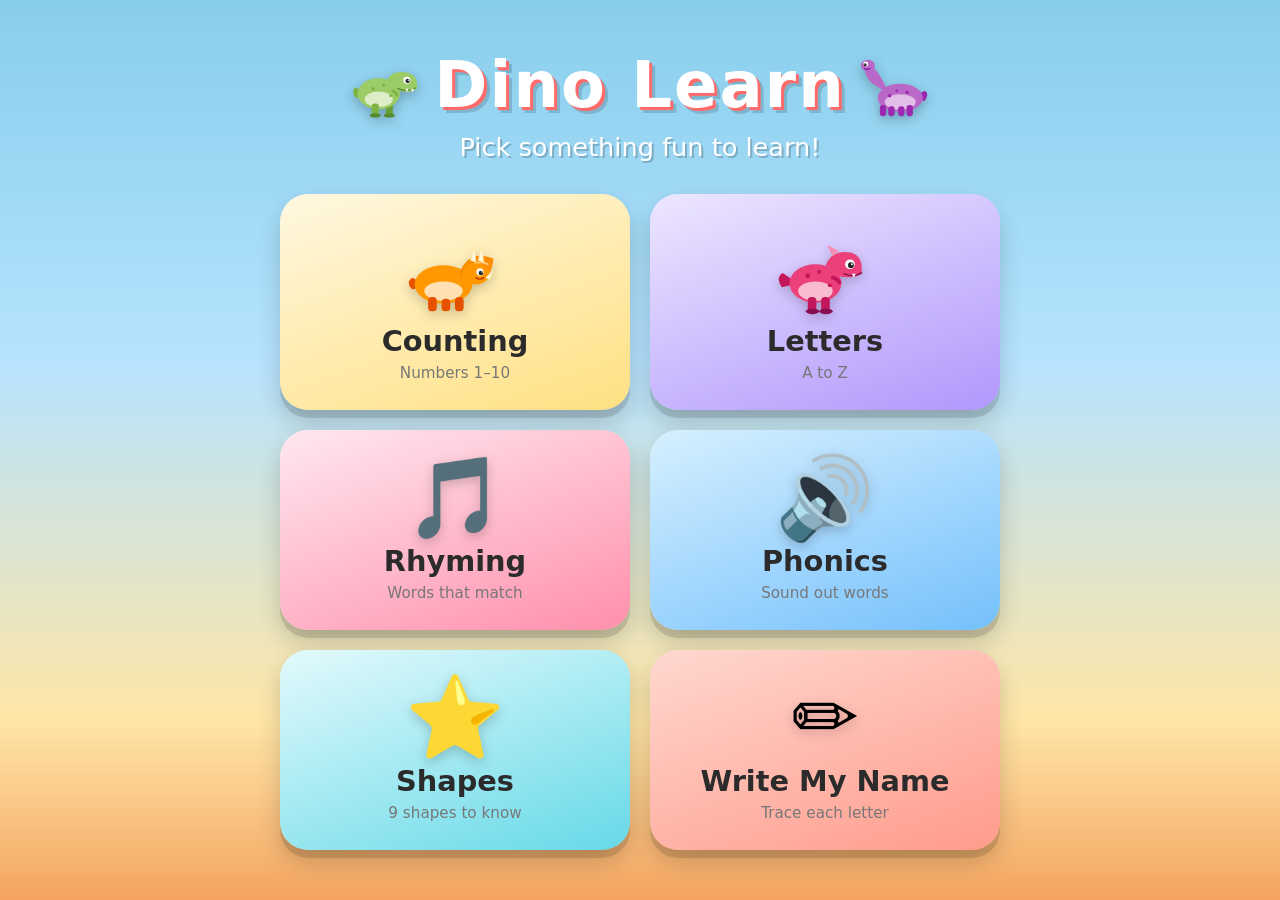
<file: index.html>
<!DOCTYPE html>
<html lang="en">
<head>
  <meta charset="UTF-8" />
  <meta name="viewport" content="width=device-width, initial-scale=1.0, user-scalable=no" />
  <title>Dino Learn — Fun Learning for Little Explorers</title>
  <link rel="stylesheet" href="styles.css" />
</head>
<body>
  <!-- ============ LANDING SCREEN ============ -->
  <section id="landing" class="screen active">
    <div class="floating-bg" aria-hidden="true">
      <span class="float-emoji" style="--d:0s; --x:10%;">🦕</span>
      <span class="float-emoji" style="--d:2s; --x:80%;">🦖</span>
      <span class="float-emoji" style="--d:4s; --x:30%;">🌋</span>
      <span class="float-emoji" style="--d:6s; --x:65%;">🥚</span>
      <span class="float-emoji" style="--d:8s; --x:50%;">🌴</span>
    </div>

    <header class="landing-header">
      <h1 class="title">
        <span class="title-dino" data-dino="trex"></span>
        Dino Learn
        <span class="title-dino flip" data-dino="bronto"></span>
      </h1>
      <p class="subtitle">Pick something fun to learn!</p>
    </header>

    <div class="tile-grid">
      <button class="tile tile-counting" data-app="counting">
        <div class="tile-emoji tile-svg" data-dino="trike"></div>
        <div class="tile-label">Counting</div>
        <div class="tile-sub">Numbers 1–10</div>
      </button>

      <button class="tile tile-letters" data-app="letters">
        <div class="tile-emoji tile-svg" data-dino="raptor"></div>
        <div class="tile-label">Letters</div>
        <div class="tile-sub">A to Z</div>
      </button>

      <button class="tile tile-rhyming" data-app="rhyming">
        <div class="tile-emoji">🎵</div>
        <div class="tile-label">Rhyming</div>
        <div class="tile-sub">Words that match</div>
      </button>

      <button class="tile tile-phonics" data-app="phonics">
        <div class="tile-emoji">🔊</div>
        <div class="tile-label">Phonics</div>
        <div class="tile-sub">Sound out words</div>
      </button>

      <button class="tile tile-shapes" data-app="shapes">
        <div class="tile-emoji">⭐</div>
        <div class="tile-label">Shapes</div>
        <div class="tile-sub">9 shapes to know</div>
      </button>

      <button class="tile tile-name" data-app="name">
        <div class="tile-emoji">✏️</div>
        <div class="tile-label">Write My Name</div>
        <div class="tile-sub">Trace each letter</div>
      </button>
    </div>
  </section>

  <!-- ============ COUNTING: MODE PICKER ============ -->
  <section id="counting-menu" class="screen">
    <button class="back-btn" data-back="landing">← Back</button>
    <header class="landing-header">
      <h1 class="title">
        <span class="title-dino" data-dino="stego"></span>
        Counting Time!
      </h1>
      <p class="subtitle">How do you want to play?</p>
    </header>

    <div class="case-toggle toggle-numbers" role="tablist" aria-label="Number range">
      <button class="case-btn active" data-range="1-10">1–10</button>
      <button class="case-btn" data-range="11-20">11–20</button>
    </div>

    <div class="tile-grid three-up">
      <button class="tile tile-learn" data-mode="learn">
        <div class="tile-emoji">📚</div>
        <div class="tile-label">Learn</div>
        <div class="tile-sub">See & hear</div>
      </button>

      <button class="tile tile-test" data-mode="test">
        <div class="tile-emoji">👂</div>
        <div class="tile-label">Listen Test</div>
        <div class="tile-sub">Hear it, pick it</div>
      </button>

      <button class="tile tile-look" data-mode="look">
        <div class="tile-emoji">👀</div>
        <div class="tile-label">Look Test</div>
        <div class="tile-sub">See it, say it</div>
      </button>
    </div>
  </section>

  <!-- ============ LEARN MODE ============ -->
  <section id="learn-mode" class="screen">
    <button class="back-btn" data-back="counting-menu">← Back</button>

    <div class="flashcard-area">
      <div id="learn-card" class="flashcard">
        <div class="big-number" id="learn-number">1</div>
        <div class="dino-row" id="learn-dinos"></div>
        <div class="card-word" id="learn-word">One</div>
      </div>

      <div class="learn-controls">
        <button class="ctrl-btn ctrl-prev" id="learn-prev" aria-label="Previous">◀</button>
        <button class="ctrl-btn ctrl-say" id="learn-say" aria-label="Say again">🔊 Say it!</button>
        <button class="ctrl-btn ctrl-next" id="learn-next" aria-label="Next">▶</button>
      </div>
    </div>
  </section>

  <!-- ============ TEST MODE ============ -->
  <section id="test-mode" class="screen">
    <button class="back-btn" data-back="counting-menu">← Back</button>

    <div class="test-area">
      <div class="test-prompt">
        <div class="test-instruction">Tap the number you hear!</div>
        <button class="ctrl-btn ctrl-say big-say" id="test-say">🔊 Say it again</button>
      </div>

      <div id="test-choices" class="choice-grid"></div>

      <div class="score-row">
        <div class="score-pill">⭐ <span id="score-correct">0</span></div>
        <div class="score-pill alt">🦴 <span id="score-tries">0</span></div>
      </div>
    </div>

  </section>

  <!-- ============ LOOK TEST (see numeral, say it) ============ -->
  <section id="look-mode" class="screen">
    <button class="back-btn" data-back="counting-menu">← Back</button>

    <div class="flashcard-area">
      <div class="look-instruction" id="look-instruction">What number is this?</div>

      <div id="look-card" class="flashcard look-card">
        <div class="big-number" id="look-number"></div>
        <div class="dino-row" id="look-dinos"></div>
        <div class="card-word" id="look-word"></div>
      </div>

      <div class="look-buttons">
        <button class="ctrl-btn ctrl-knew" id="look-knew">✓ Knew it!</button>
        <button class="ctrl-btn ctrl-help" id="look-help">🤔 Help me</button>
      </div>

      <div class="score-row">
        <div class="score-pill">⭐ <span id="look-score-correct">0</span></div>
        <div class="score-pill alt">🦴 <span id="look-score-tries">0</span></div>
      </div>
    </div>
  </section>

  <!-- ============ LETTERS: MODE PICKER ============ -->
  <section id="letters-menu" class="screen">
    <button class="back-btn" data-back="landing">← Back</button>
    <header class="landing-header">
      <h1 class="title">
        <span class="title-dino" data-dino="raptor"></span>
        ABCs!
      </h1>
      <p class="subtitle">How do you want to play?</p>
    </header>

    <div class="case-toggle toggle-letters" role="tablist" aria-label="Letter case">
      <button class="case-btn active" data-case="upper">ABC</button>
      <button class="case-btn" data-case="lower">abc</button>
    </div>

    <div class="tile-grid two-up">
      <button class="tile tile-learn" data-letters-mode="learn">
        <div class="tile-emoji">📚</div>
        <div class="tile-label">Learn</div>
        <div class="tile-sub">See & hear letters</div>
      </button>

      <button class="tile tile-test" data-letters-mode="test">
        <div class="tile-emoji">🎯</div>
        <div class="tile-label">Test</div>
        <div class="tile-sub">Listen & choose</div>
      </button>
    </div>
  </section>

  <!-- ============ LETTERS LEARN MODE ============ -->
  <section id="letters-learn" class="screen">
    <button class="back-btn" data-back="letters-menu">← Back</button>

    <div class="flashcard-area">
      <div id="letters-card" class="flashcard">
        <div class="big-number" id="letters-letter"></div>
        <div class="letter-img" id="letters-img">🍎</div>
        <div class="card-word" id="letters-word">A is for Apple</div>
      </div>

      <div class="learn-controls">
        <button class="ctrl-btn ctrl-prev" id="letters-prev" aria-label="Previous">◀</button>
        <button class="ctrl-btn ctrl-say" id="letters-say" aria-label="Say again">🔊 Say it!</button>
        <button class="ctrl-btn ctrl-next" id="letters-next" aria-label="Next">▶</button>
      </div>
    </div>
  </section>

  <!-- ============ LETTERS TEST MODE ============ -->
  <section id="letters-test" class="screen">
    <button class="back-btn" data-back="letters-menu">← Back</button>

    <div class="test-area">
      <div class="test-prompt">
        <div class="test-instruction">Tap the letter you hear!</div>
        <button class="ctrl-btn ctrl-say big-say" id="letters-test-say">🔊 Say it again</button>
      </div>

      <div id="letters-test-choices" class="choice-grid"></div>

      <div class="score-row">
        <div class="score-pill">⭐ <span id="letters-score-correct">0</span></div>
        <div class="score-pill alt">🦴 <span id="letters-score-tries">0</span></div>
      </div>
    </div>
  </section>

  <!-- ============ PHONICS: MODE PICKER ============ -->
  <section id="phonics-menu" class="screen">
    <button class="back-btn" data-back="landing">← Back</button>
    <header class="landing-header">
      <h1 class="title">
        <span class="title-dino" data-dino="trike"></span>
        Phonics!
      </h1>
      <p class="subtitle">Sound out words!</p>
    </header>

    <div class="tile-grid two-up">
      <button class="tile tile-learn" data-phonics-mode="learn">
        <div class="tile-emoji">📚</div>
        <div class="tile-label">Learn</div>
        <div class="tile-sub">Sound it out</div>
      </button>

      <button class="tile tile-test" data-phonics-mode="test">
        <div class="tile-emoji">🎯</div>
        <div class="tile-label">Test</div>
        <div class="tile-sub">Listen & choose</div>
      </button>
    </div>
  </section>

  <!-- ============ PHONICS LEARN MODE ============ -->
  <section id="phonics-learn" class="screen">
    <button class="back-btn" data-back="phonics-menu">← Back</button>

    <div class="flashcard-area">
      <div id="phonics-card" class="flashcard">
        <div class="phonics-letters" id="phonics-letters"></div>
        <div class="phonics-emoji" id="phonics-emoji">🐱</div>
        <div class="card-word" id="phonics-word">Cat</div>
      </div>

      <div class="learn-controls">
        <button class="ctrl-btn ctrl-prev" id="phonics-prev" aria-label="Previous">◀</button>
        <button class="ctrl-btn ctrl-say" id="phonics-say" aria-label="Sound it out">🔊 Sound it out!</button>
        <button class="ctrl-btn ctrl-next" id="phonics-next" aria-label="Next">▶</button>
      </div>
    </div>
  </section>

  <!-- ============ PHONICS TEST MODE ============ -->
  <section id="phonics-test" class="screen">
    <button class="back-btn" data-back="phonics-menu">← Back</button>

    <div class="test-area">
      <div class="test-prompt">
        <div class="test-instruction">Tap the word you hear!</div>
        <button class="ctrl-btn ctrl-say big-say" id="phonics-test-say">🔊 Say it again</button>
      </div>

      <div id="phonics-test-choices" class="choice-grid phonics-choice-grid"></div>

      <div class="score-row">
        <div class="score-pill">⭐ <span id="phonics-score-correct">0</span></div>
        <div class="score-pill alt">🦴 <span id="phonics-score-tries">0</span></div>
      </div>
    </div>
  </section>

  <!-- ============ RHYMING: MODE PICKER ============ -->
  <section id="rhyming-menu" class="screen">
    <button class="back-btn" data-back="landing">← Back</button>
    <header class="landing-header">
      <h1 class="title">
        <span class="title-dino" data-dino="bronto"></span>
        Rhyming!
      </h1>
      <p class="subtitle">Words that sound the same</p>
    </header>

    <div class="case-toggle toggle-rhyme" role="tablist" aria-label="Display mode">
      <button class="case-btn active" data-rhyme-mode="show">👁 Show</button>
      <button class="case-btn" data-rhyme-mode="ears">👂 Ears Only</button>
    </div>

    <div class="tile-grid two-up">
      <button class="tile tile-learn" data-rhyming-mode="learn">
        <div class="tile-emoji">📚</div>
        <div class="tile-label">Learn</div>
        <div class="tile-sub">See & hear pairs</div>
      </button>

      <button class="tile tile-test" data-rhyming-mode="test">
        <div class="tile-emoji">🎯</div>
        <div class="tile-label">Test</div>
        <div class="tile-sub">Do they rhyme?</div>
      </button>
    </div>
  </section>

  <!-- ============ RHYMING LEARN MODE ============ -->
  <section id="rhyming-learn" class="screen">
    <button class="back-btn" data-back="rhyming-menu">← Back</button>

    <div class="flashcard-area">
      <div id="rhyming-card" class="flashcard rhyme-card">
        <div class="rhyme-pair">
          <div class="rhyme-word">
            <div class="rhyme-emoji" id="rhyme-emoji-1">🐱</div>
            <div class="rhyme-text" id="rhyme-text-1">cat</div>
          </div>
          <div class="rhyme-vs">&</div>
          <div class="rhyme-word">
            <div class="rhyme-emoji" id="rhyme-emoji-2">🎩</div>
            <div class="rhyme-text" id="rhyme-text-2">hat</div>
          </div>
        </div>
        <div class="rhyme-verdict yes" id="rhyme-verdict">They Rhyme!</div>
      </div>

      <div class="learn-controls">
        <button class="ctrl-btn ctrl-prev" id="rhyming-prev" aria-label="Previous">◀</button>
        <button class="ctrl-btn ctrl-say" id="rhyming-say" aria-label="Say again">🔊 Say it!</button>
        <button class="ctrl-btn ctrl-next" id="rhyming-next" aria-label="Next">▶</button>
      </div>
    </div>
  </section>

  <!-- ============ RHYMING TEST MODE ============ -->
  <section id="rhyming-test" class="screen">
    <button class="back-btn" data-back="rhyming-menu">← Back</button>

    <div class="flashcard-area">
      <div class="test-instruction look-instruction">Do these words rhyme?</div>
      <button class="ctrl-btn ctrl-say big-say" id="rhyming-test-say">🔊 Say it again</button>

      <div id="rhyming-test-card" class="flashcard rhyme-card">
        <div class="rhyme-pair">
          <div class="rhyme-word">
            <div class="rhyme-emoji" id="rhyme-test-emoji-1">🐱</div>
            <div class="rhyme-text" id="rhyme-test-text-1">cat</div>
          </div>
          <div class="rhyme-vs">?</div>
          <div class="rhyme-word">
            <div class="rhyme-emoji" id="rhyme-test-emoji-2">🎩</div>
            <div class="rhyme-text" id="rhyme-test-text-2">hat</div>
          </div>
        </div>
      </div>

      <div class="rhyme-buttons">
        <button class="ctrl-btn rhyme-yes" id="rhyme-yes-btn">✓ Yes, rhyme!</button>
        <button class="ctrl-btn rhyme-no"  id="rhyme-no-btn">✗ Don't rhyme</button>
      </div>

      <div class="score-row">
        <div class="score-pill">⭐ <span id="rhyming-score-correct">0</span></div>
        <div class="score-pill alt">🦴 <span id="rhyming-score-tries">0</span></div>
      </div>
    </div>
  </section>

  <!-- ============ SHAPES: MODE PICKER ============ -->
  <section id="shapes-menu" class="screen">
    <button class="back-btn" data-back="landing">← Back</button>
    <header class="landing-header">
      <h1 class="title">
        <span class="title-dino" data-dino="trex"></span>
        Shapes!
      </h1>
      <p class="subtitle">How do you want to play?</p>
    </header>

    <div class="tile-grid three-up">
      <button class="tile tile-learn" data-shapes-mode="learn">
        <div class="tile-emoji">📚</div>
        <div class="tile-label">Learn</div>
        <div class="tile-sub">See & hear</div>
      </button>

      <button class="tile tile-test" data-shapes-mode="test">
        <div class="tile-emoji">👂</div>
        <div class="tile-label">Listen Test</div>
        <div class="tile-sub">Hear it, pick it</div>
      </button>

      <button class="tile tile-look" data-shapes-mode="look">
        <div class="tile-emoji">👀</div>
        <div class="tile-label">Look Test</div>
        <div class="tile-sub">See it, say it</div>
      </button>
    </div>
  </section>

  <!-- ============ SHAPES LEARN MODE ============ -->
  <section id="shapes-learn" class="screen">
    <button class="back-btn" data-back="shapes-menu">← Back</button>

    <div class="flashcard-area">
      <div id="shapes-card" class="flashcard">
        <div class="shape-display" id="shape-display"></div>
        <div class="card-word" id="shape-name">Circle</div>
      </div>

      <div class="learn-controls">
        <button class="ctrl-btn ctrl-prev" id="shapes-prev" aria-label="Previous">◀</button>
        <button class="ctrl-btn ctrl-say" id="shapes-say" aria-label="Say again">🔊 Say it!</button>
        <button class="ctrl-btn ctrl-next" id="shapes-next" aria-label="Next">▶</button>
      </div>
    </div>
  </section>

  <!-- ============ SHAPES LISTEN TEST ============ -->
  <section id="shapes-test" class="screen">
    <button class="back-btn" data-back="shapes-menu">← Back</button>

    <div class="test-area">
      <div class="test-prompt">
        <div class="test-instruction">Tap the shape you hear!</div>
        <button class="ctrl-btn ctrl-say big-say" id="shapes-test-say">🔊 Say it again</button>
      </div>

      <div id="shapes-test-choices" class="choice-grid"></div>

      <div class="score-row">
        <div class="score-pill">⭐ <span id="shapes-score-correct">0</span></div>
        <div class="score-pill alt">🦴 <span id="shapes-score-tries">0</span></div>
      </div>
    </div>
  </section>

  <!-- ============ SHAPES LOOK TEST (see shape, say it) ============ -->
  <section id="shapes-look" class="screen">
    <button class="back-btn" data-back="shapes-menu">← Back</button>

    <div class="flashcard-area">
      <div class="look-instruction">What shape is this?</div>

      <div id="shapes-look-card" class="flashcard look-card">
        <div class="shape-display" id="shapes-look-display"></div>
        <div class="card-word" id="shapes-look-name">Circle</div>
      </div>

      <div class="look-buttons">
        <button class="ctrl-btn ctrl-knew" id="shapes-look-knew">✓ Knew it!</button>
        <button class="ctrl-btn ctrl-help" id="shapes-look-help">🤔 Help me</button>
      </div>

      <div class="score-row">
        <div class="score-pill">⭐ <span id="shapes-look-correct">0</span></div>
        <div class="score-pill alt">🦴 <span id="shapes-look-tries">0</span></div>
      </div>
    </div>
  </section>

  <!-- ============ NAME TRACING: MENU ============ -->
  <section id="tracing-menu" class="screen">
    <button class="back-btn" data-back="landing">← Back</button>
    <header class="landing-header">
      <h1 class="title">
        <span class="title-dino" data-dino="trike"></span>
        My Name
      </h1>
      <p class="subtitle">Trace each letter with your finger!</p>
    </header>

    <div class="name-setup">
      <label for="kid-name-input" class="name-label">Whose name?</label>
      <input type="text" id="kid-name-input" class="name-input"
             maxlength="12" autocomplete="off" spellcheck="false"
             placeholder="Type a name" />
      <button class="tile tile-test" id="start-tracing-btn">
        <div class="tile-emoji">✏️</div>
        <div class="tile-label">Start Tracing</div>
      </button>
    </div>
  </section>

  <!-- ============ NAME TRACING: TRACE SCREEN ============ -->
  <section id="tracing-mode" class="screen">
    <button class="back-btn" data-back="tracing-menu">← Back</button>

    <div class="trace-progress" id="trace-progress"></div>

    <div class="trace-card" id="trace-card">
      <div class="trace-template" id="trace-template"></div>
      <canvas id="trace-canvas"></canvas>
    </div>

    <div class="trace-controls">
      <button class="ctrl-btn ctrl-prev" id="trace-clear">🧹 Clear</button>
      <button class="ctrl-btn ctrl-say" id="trace-say">🔊 Hear it</button>
      <button class="ctrl-btn ctrl-next" id="trace-next">Next ▶</button>
    </div>
  </section>

  <!-- shared celebration overlay (used by both test modes) -->
  <div id="celebrate" class="celebrate" aria-hidden="true">
    <div class="celebrate-text" id="celebrate-text">Yay!</div>
    <div class="confetti" id="confetti"></div>
  </div>

  <script src="dinos.js"></script>
  <script src="chars.js"></script>
  <script src="phonics.js"></script>
  <script src="rhyming.js"></script>
  <script src="shapes.js"></script>
  <script src="app.js"></script>
</body>
</html>
</file>
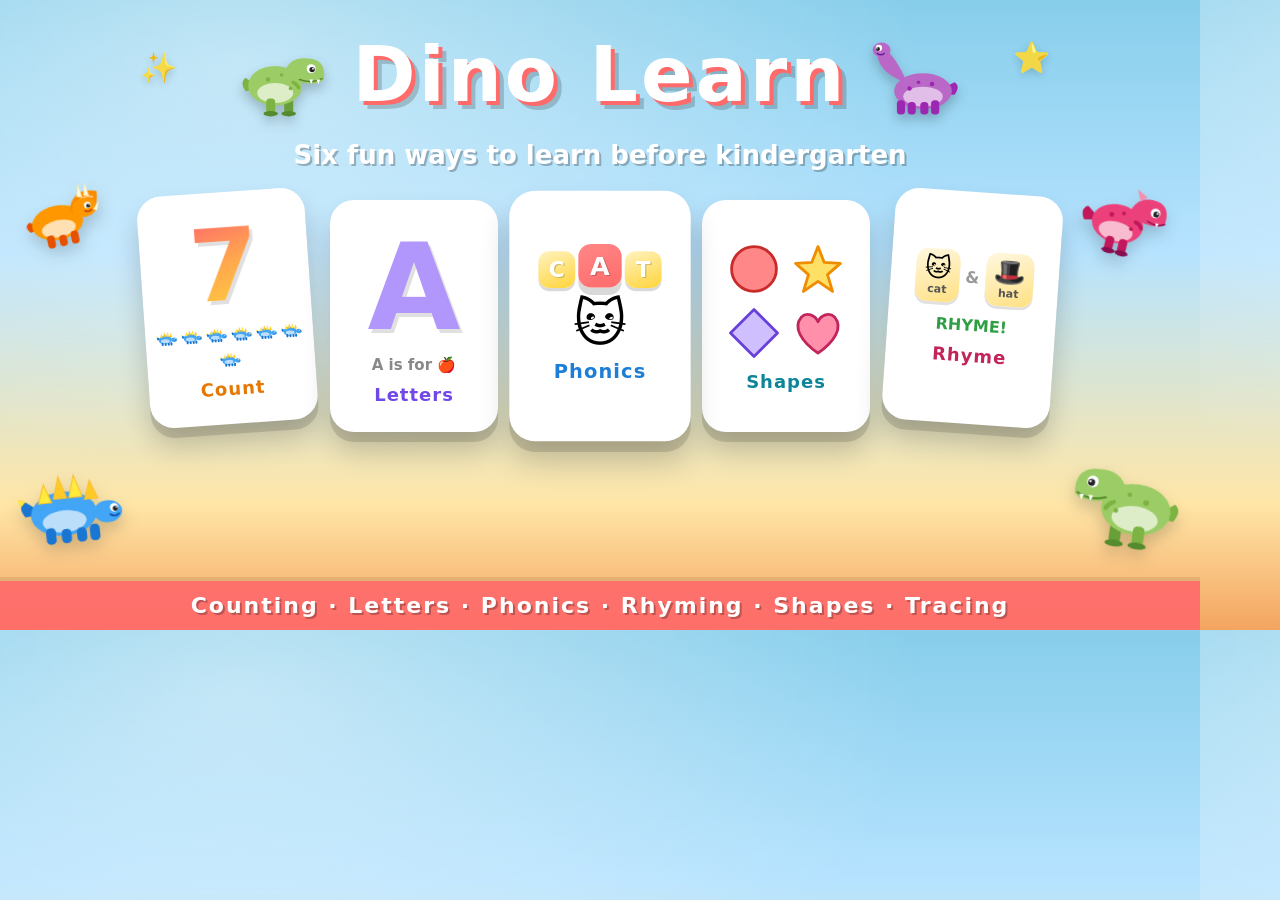
<file: images/hero.html>
<!DOCTYPE html>
<!--
  Hero/thumbnail source for the Dino Learn README.
  Renders at 1200x630 (Open Graph / GitHub social-card friendly).
  Screenshot with:  NODE_PATH=$(npm root -g) node images/render-hero.js
-->
<html lang="en">
<head>
<meta charset="UTF-8" />
<style>
  * { margin: 0; padding: 0; box-sizing: border-box; }
  html, body {
    width: 1200px; height: 630px; overflow: hidden;
    font-family: 'Comic Sans MS', 'Chalkboard SE', 'Marker Felt', system-ui, sans-serif;
  }
  body {
    background:
      radial-gradient(ellipse at 20% 10%, rgba(255,255,255,0.45), transparent 50%),
      linear-gradient(180deg, #87ceeb 0%, #b6e3ff 40%, #ffe6a7 80%, #f4a460 100%);
    position: relative;
  }
  svg { display: block; width: 100%; height: 100%; }

  /* ===== Title block ===== */
  .header {
    position: absolute; top: 30px; left: 0; right: 0;
    text-align: center; z-index: 5;
  }
  .title {
    display: inline-flex; align-items: center; gap: 22px;
    white-space: nowrap;
    font-size: 76px; font-weight: 900;
    color: #fff;
    text-shadow:
      4px 4px 0 #ff6b6b,
      8px 8px 0 rgba(0, 0, 0, 0.18);
    letter-spacing: 3px;
    line-height: 1;
  }
  .title-dino {
    width: 90px; height: 90px;
    display: inline-block;
    filter: drop-shadow(0 6px 6px rgba(0,0,0,0.22));
  }
  .title-dino.flip { transform: scaleX(-1); }
  .subtitle {
    font-size: 26px; font-weight: 700; color: #fff;
    text-shadow: 2px 2px 0 rgba(0, 0, 0, 0.25);
    margin-top: 16px;
    white-space: nowrap;
  }

  /* ===== Sample card strip ===== */
  .cards {
    position: absolute; top: 200px; left: 50%; transform: translateX(-50%);
    display: flex; gap: 18px; align-items: center;
    z-index: 4;
  }
  .card {
    background: #fff;
    border-radius: 24px;
    width: 168px; height: 232px;
    box-shadow:
      0 10px 0 rgba(0, 0, 0, 0.13),
      0 18px 28px rgba(0, 0, 0, 0.20);
    display: flex; flex-direction: column;
    align-items: center; justify-content: center;
    padding: 14px 10px;
    gap: 8px;
    position: relative;
  }
  .card.tilt-l { transform: rotate(-4deg) translateY(-8px); }
  .card.tilt-r { transform: rotate(4deg)  translateY(-8px); }
  .card.featured { transform: scale(1.08); z-index: 5; }
  .card-label {
    font-size: 18px; font-weight: 900;
    letter-spacing: 1px;
    margin-top: 2px;
  }

  /* Card 1: Counting */
  .card-count .big {
    font-size: 100px; font-weight: 900; line-height: 0.95;
    background: linear-gradient(160deg, #ff6b6b, #ffa94d, #ffd43b);
    -webkit-background-clip: text; background-clip: text;
    -webkit-text-fill-color: transparent;
    filter: drop-shadow(3px 4px 0 rgba(0,0,0,0.12));
  }
  .card-count .dinos { display: flex; gap: 3px; flex-wrap: wrap; justify-content: center; }
  .card-count .dinos span { width: 22px; height: 22px; display: inline-block; }

  /* Card 2: Letter */
  .card-letter .big {
    font-size: 120px; font-weight: 900; line-height: 1;
    color: #b197fc;
    text-shadow: 3px 4px 0 rgba(0,0,0,0.12);
  }
  .card-letter .sub { font-size: 15px; color: #888; font-weight: 700; }

  /* Card 3: Phonics CAT */
  .card-phonics .boxes { display: flex; gap: 6px; }
  .card-phonics .box {
    width: 34px; height: 34px;
    background: linear-gradient(160deg, #fff3bf, #ffd43b);
    border-radius: 10px;
    display: flex; align-items: center; justify-content: center;
    font-size: 20px; font-weight: 900; color: #fff;
    text-shadow: 1px 1px 0 rgba(0,0,0,0.18);
    box-shadow: 0 3px 0 rgba(0,0,0,0.15);
  }
  .card-phonics .box.active {
    background: linear-gradient(160deg, #ff8787, #ff6b6b);
    transform: scale(1.18) translateY(-3px);
    box-shadow: 0 6px 0 rgba(0,0,0,0.15);
  }
  .card-phonics .emoji { font-size: 48px; line-height: 1; }

  /* Card 4: Shapes */
  .card-shape .grid {
    display: grid; grid-template-columns: 56px 56px;
    gap: 8px;
  }
  .card-shape .grid svg { width: 56px; height: 56px; }

  /* Card 5: Rhyming */
  .card-rhyme .pair { display: flex; align-items: center; gap: 6px; }
  .card-rhyme .word {
    background: linear-gradient(160deg, #fff8e1, #ffe082);
    border-radius: 12px;
    padding: 6px 8px;
    display: flex; flex-direction: column; align-items: center; gap: 2px;
    box-shadow: 0 3px 0 rgba(0,0,0,0.12);
  }
  .card-rhyme .word .em { font-size: 26px; line-height: 1; }
  .card-rhyme .word .txt { font-size: 11px; font-weight: 900; color: #555; }
  .card-rhyme .vs { font-size: 16px; font-weight: 900; color: #999; }
  .card-rhyme .verdict {
    font-size: 16px; font-weight: 900; color: #2f9e44;
    text-shadow: 2px 2px 0 rgba(255,255,255,0.6);
    margin-top: 4px;
  }

  /* ===== Floating background dinos ===== */
  .float {
    position: absolute; z-index: 1;
    display: inline-block;
    filter: drop-shadow(0 8px 8px rgba(0, 0, 0, 0.18));
  }
  .float.f1 { left: 22px;  top: 165px;  width: 86px;  height: 86px;  transform: rotate(-12deg); }
  .float.f2 { right: 22px; top: 165px;  width: 96px;  height: 96px;  transform: rotate(14deg); }
  .float.f3 { left: 18px;  bottom: 80px; width: 110px; height: 110px; transform: rotate(-6deg); }
  .float.f4 { right: 18px; bottom: 78px; width: 116px; height: 116px; transform: rotate(8deg) scaleX(-1); }

  /* Sparkles */
  .spark {
    position: absolute; opacity: 0.9;
    font-size: 30px;
    filter: drop-shadow(0 3px 4px rgba(0,0,0,0.18));
    z-index: 2;
  }

  /* ===== Footer ribbon ===== */
  .ribbon {
    position: absolute; bottom: 0; left: 0; right: 0;
    background: rgba(255, 107, 107, 0.92);
    color: #fff;
    text-align: center;
    padding: 12px 0;
    font-size: 22px; font-weight: 900;
    letter-spacing: 2px;
    text-shadow: 2px 2px 0 rgba(0,0,0,0.25);
    z-index: 6;
    box-shadow: 0 -4px 0 rgba(0,0,0,0.08);
  }
</style>
</head>
<body>

  <!-- Title -->
  <div class="header">
    <div class="title">
      <span class="title-dino" id="title-dino-1"></span>
      <span>Dino Learn</span>
      <span class="title-dino flip" id="title-dino-2"></span>
    </div>
    <div class="subtitle">Six fun ways to learn before kindergarten</div>
  </div>

  <!-- Sparkles scattered around -->
  <span class="spark" style="left: 140px; top: 50px;">✨</span>
  <span class="spark" style="right: 150px; top: 40px;">⭐</span>
  <span class="spark" style="left: 240px; top: 200px;">✨</span>
  <span class="spark" style="right: 240px; top: 200px;">⭐</span>

  <!-- Sample cards (5 across) -->
  <div class="cards">
    <!-- Counting -->
    <div class="card card-count tilt-l">
      <div class="big">7</div>
      <div class="dinos" id="count-dinos"></div>
      <div class="card-label" style="color:#e67700;">Count</div>
    </div>

    <!-- Letters -->
    <div class="card card-letter">
      <div class="big">A</div>
      <div class="sub">A is for 🍎</div>
      <div class="card-label" style="color:#7048e8;">Letters</div>
    </div>

    <!-- Phonics CAT (featured/center) -->
    <div class="card card-phonics featured">
      <div class="boxes">
        <div class="box">C</div>
        <div class="box active">A</div>
        <div class="box">T</div>
      </div>
      <div class="emoji">🐱</div>
      <div class="card-label" style="color:#1c7ed6;">Phonics</div>
    </div>

    <!-- Shapes -->
    <div class="card card-shape">
      <div class="grid">
        <svg viewBox="0 0 100 100" preserveAspectRatio="xMidYMid meet"><circle cx="50" cy="50" r="40" fill="#ff8787" stroke="#c92a2a" stroke-width="5"/></svg>
        <svg viewBox="0 0 100 100" preserveAspectRatio="xMidYMid meet"><polygon points="50,10 61,38 90,40 67,60 76,90 50,72 24,90 33,60 10,40 39,38" fill="#ffe066" stroke="#f08c00" stroke-width="5" stroke-linejoin="round"/></svg>
        <svg viewBox="0 0 100 100" preserveAspectRatio="xMidYMid meet"><polygon points="50,8 92,50 50,92 8,50" fill="#d0bfff" stroke="#6741d9" stroke-width="5" stroke-linejoin="round"/></svg>
        <svg viewBox="0 0 100 100" preserveAspectRatio="xMidYMid meet"><path d="M 50 86 C 20 65 5 40 20 22 C 30 12 45 18 50 30 C 55 18 70 12 80 22 C 95 40 80 65 50 86 Z" fill="#ff8fab" stroke="#c2255c" stroke-width="5" stroke-linejoin="round"/></svg>
      </div>
      <div class="card-label" style="color:#0c8599;">Shapes</div>
    </div>

    <!-- Rhyming -->
    <div class="card card-rhyme tilt-r">
      <div class="pair">
        <div class="word"><div class="em">🐱</div><div class="txt">cat</div></div>
        <div class="vs">&amp;</div>
        <div class="word"><div class="em">🎩</div><div class="txt">hat</div></div>
      </div>
      <div class="verdict">RHYME!</div>
      <div class="card-label" style="color:#c2255c;">Rhyme</div>
    </div>
  </div>

  <!-- Floating dinos at the corners -->
  <span class="float f1" id="float-1"></span>
  <span class="float f2" id="float-2"></span>
  <span class="float f3" id="float-3"></span>
  <span class="float f4" id="float-4"></span>

  <!-- Footer ribbon -->
  <div class="ribbon">Counting · Letters · Phonics · Rhyming · Shapes · Tracing</div>

<script src="../dinos.js"></script>
<script>
  // Inject the same SVG dinos from the app so the hero matches the actual art.
  document.getElementById('title-dino-1').innerHTML = window.DINO_SVGS.trex;
  document.getElementById('title-dino-2').innerHTML = window.DINO_SVGS.bronto;
  document.getElementById('float-1').innerHTML     = window.DINO_SVGS.trike;
  document.getElementById('float-2').innerHTML     = window.DINO_SVGS.raptor;
  document.getElementById('float-3').innerHTML     = window.DINO_SVGS.stego;
  document.getElementById('float-4').innerHTML     = window.DINO_SVGS.trex;

  // 7 mini dinos under the Counting "7" so it ties the card together
  const countDinos = document.getElementById('count-dinos');
  for (let i = 0; i < 7; i++) {
    const s = document.createElement('span');
    s.innerHTML = window.DINO_SVGS.stego;
    countDinos.appendChild(s);
  }
</script>
</body>
</html>
</file>
<file: styles.css>
/* ====== Reset & Base ====== */
* { box-sizing: border-box; margin: 0; padding: 0; }

html, body {
  height: 100%;
  font-family: 'Comic Sans MS', 'Chalkboard SE', 'Marker Felt', system-ui, sans-serif;
  overflow: hidden;
  user-select: none;
  -webkit-tap-highlight-color: transparent;
}

body {
  background: linear-gradient(180deg, #87ceeb 0%, #b6e3ff 40%, #ffe6a7 80%, #f4a460 100%);
  color: #2b2b2b;
  position: relative;
}

button {
  font-family: inherit;
  cursor: pointer;
  border: none;
  background: none;
}

/* ====== Screens ====== */
.screen {
  position: absolute;
  inset: 0;
  display: none;
  flex-direction: column;
  align-items: center;
  padding: 24px;
  overflow-y: auto;
}
.screen.active { display: flex; }

/* ====== Floating background dinos ====== */
.floating-bg {
  position: absolute;
  inset: 0;
  pointer-events: none;
  overflow: hidden;
  z-index: 0;
}
.float-emoji {
  position: absolute;
  bottom: -80px;
  left: var(--x);
  font-size: 3rem;
  opacity: 0.55;
  animation: floatUp 14s linear infinite;
  animation-delay: var(--d);
}
@keyframes floatUp {
  0%   { transform: translateY(0) rotate(0deg); opacity: 0; }
  10%  { opacity: 0.5; }
  90%  { opacity: 0.4; }
  100% { transform: translateY(-110vh) rotate(360deg); opacity: 0; }
}

/* ====== Landing Header ====== */
.landing-header {
  text-align: center;
  margin: 24px 0 32px;
  z-index: 1;
}
.title {
  font-size: clamp(2.4rem, 7vw, 4rem);
  color: #fff;
  text-shadow:
    3px 3px 0 #ff6b6b,
    6px 6px 0 rgba(0, 0, 0, 0.15);
  letter-spacing: 2px;
  display: inline-flex;
  align-items: center;
  gap: 12px;
}
.title-dino {
  display: inline-block;
  width: clamp(2.6rem, 8vw, 4.4rem);
  height: clamp(2.6rem, 8vw, 4.4rem);
  animation: wiggle 2s ease-in-out infinite;
  filter: drop-shadow(0 4px 6px rgba(0, 0, 0, 0.25));
}
.title-dino svg { width: 100%; height: 100%; display: block; }
.title-dino.flip { transform: scaleX(-1); animation-delay: 0.5s; }
@keyframes wiggle {
  0%, 100% { transform: rotate(-8deg) translateY(0); }
  50%      { transform: rotate(8deg)  translateY(-6px); }
}
.title-dino.flip {
  animation: wiggleFlip 2s ease-in-out infinite;
}
@keyframes wiggleFlip {
  0%, 100% { transform: scaleX(-1) rotate(-8deg) translateY(0); }
  50%      { transform: scaleX(-1) rotate(8deg)  translateY(-6px); }
}

.subtitle {
  font-size: clamp(1.1rem, 3vw, 1.6rem);
  color: #fff;
  text-shadow: 2px 2px 0 rgba(0, 0, 0, 0.2);
  margin-top: 8px;
}

/* ====== Tile Grid ====== */
.tile-grid {
  display: grid;
  grid-template-columns: repeat(2, minmax(140px, 1fr));
  gap: 20px;
  width: 100%;
  max-width: 720px;
  z-index: 1;
}
.tile-grid.two-up {
  grid-template-columns: repeat(2, 1fr);
  max-width: 600px;
}
.tile-grid.three-up {
  grid-template-columns: repeat(auto-fit, minmax(150px, 1fr));
  max-width: 760px;
}

.tile {
  background: #fff;
  border-radius: 28px;
  padding: 28px 16px;
  box-shadow:
    0 8px 0 rgba(0, 0, 0, 0.12),
    0 12px 24px rgba(0, 0, 0, 0.18);
  display: flex;
  flex-direction: column;
  align-items: center;
  gap: 6px;
  transition: transform 0.15s ease, box-shadow 0.15s ease;
  position: relative;
  overflow: hidden;
}
.tile:active:not(:disabled) {
  transform: translateY(4px);
  box-shadow:
    0 4px 0 rgba(0, 0, 0, 0.12),
    0 6px 12px rgba(0, 0, 0, 0.18);
}
.tile:hover:not(:disabled) { transform: translateY(-4px); }

.tile-emoji {
  font-size: clamp(3rem, 10vw, 5rem);
  line-height: 1;
  filter: drop-shadow(0 4px 6px rgba(0, 0, 0, 0.2));
  animation: bobble 3s ease-in-out infinite;
}
.tile-svg {
  width: clamp(4rem, 14vw, 6rem);
  height: clamp(4rem, 14vw, 6rem);
}
.tile-svg svg { width: 100%; height: 100%; display: block; }
@keyframes bobble {
  0%, 100% { transform: translateY(0) rotate(-3deg); }
  50%      { transform: translateY(-8px) rotate(3deg); }
}
.tile-label {
  font-size: clamp(1.3rem, 3.5vw, 1.8rem);
  font-weight: bold;
  color: #2b2b2b;
}
.tile-sub {
  font-size: 0.95rem;
  color: #777;
}

/* tile color accents */
.tile-counting { background: linear-gradient(160deg, #fff8e1, #ffe082); }
.tile-letters  { background: linear-gradient(160deg, #ede7ff, #b197fc); }
.tile-phonics  { background: linear-gradient(160deg, #d6f0ff, #74c0fc); }
.tile-learn    { background: linear-gradient(160deg, #d4f8e8, #7ed8a8); }
.tile-test     { background: linear-gradient(160deg, #ffd6e7, #ff9bc4); }
.tile-look     { background: linear-gradient(160deg, #fff0d6, #ffb380); }
.tile-rhyming  { background: linear-gradient(160deg, #ffe8f0, #ff8fab); }
.tile-shapes   { background: linear-gradient(160deg, #e3fafc, #66d9e8); }
.tile-name     { background: linear-gradient(160deg, #ffd8d0, #ff9b8b); }

.tile-locked {
  opacity: 0.55;
  cursor: not-allowed;
  background: linear-gradient(160deg, #eee, #ccc);
}
.tile-locked .tile-emoji { animation: none; }

/* ====== Back Button ====== */
.back-btn {
  position: absolute;
  top: 16px;
  left: 16px;
  background: #fff;
  border-radius: 999px;
  padding: 10px 20px;
  font-size: 1.1rem;
  font-weight: bold;
  color: #444;
  box-shadow: 0 4px 0 rgba(0, 0, 0, 0.12);
  z-index: 10;
}
.back-btn:active { transform: translateY(2px); box-shadow: 0 2px 0 rgba(0,0,0,0.12); }

/* ====== Learn Mode ====== */
.flashcard-area {
  width: 100%;
  max-width: 700px;
  margin: 60px auto 0;
  display: flex;
  flex-direction: column;
  align-items: center;
  gap: 28px;
  z-index: 1;
}
.flashcard {
  background: #fff;
  border-radius: 32px;
  padding: 30px 24px;
  width: 100%;
  box-shadow:
    0 10px 0 rgba(0, 0, 0, 0.12),
    0 16px 30px rgba(0, 0, 0, 0.2);
  display: flex;
  flex-direction: column;
  align-items: center;
  gap: 14px;
  min-height: 380px;
}
.flashcard.pop {
  animation: cardPop 0.45s ease;
}
@keyframes cardPop {
  0%   { transform: scale(0.85) rotate(-3deg); opacity: 0; }
  60%  { transform: scale(1.05) rotate(2deg); opacity: 1; }
  100% { transform: scale(1) rotate(0); }
}

.big-number {
  height: clamp(160px, 28vw, 240px);
  display: flex;
  align-items: center;
  justify-content: center;
}
.big-number svg {
  height: 100%;
  width: auto;
  overflow: visible;
}
.big-number path {
  fill: none;
  /* stroke set inline per-render so each card uses a unique gradient id */
  stroke-width: 14;
  stroke-linecap: round;
  stroke-linejoin: round;
  filter: drop-shadow(3px 4px 0 rgba(0, 0, 0, 0.12));
}
.big-number path.draw {
  stroke-dasharray: var(--len);
  stroke-dashoffset: var(--len);
  animation: drawIn 1.1s ease-out var(--delay, 0s) forwards;
}
@keyframes drawIn {
  to { stroke-dashoffset: 0; }
}

.dino-row {
  display: flex;
  flex-wrap: wrap;
  gap: 8px;
  justify-content: center;
  align-items: center;
  max-width: 100%;
  min-height: 70px;
}
.dino-row .dino {
  width: clamp(3rem, 7vw, 4.2rem);
  height: clamp(3rem, 7vw, 4.2rem);
  animation: dinoPop 0.4s ease both;
  filter: drop-shadow(0 3px 4px rgba(0,0,0,0.18));
}
.dino-row .dino svg { width: 100%; height: 100%; display: block; }

/* When count > 10, stack a "ten pack" group above the extras to teach
   place value (e.g., 17 = 10 + 7). */
.dino-row.grouped {
  flex-direction: column;
  gap: 10px;
}
.dino-group {
  display: flex;
  flex-wrap: wrap;
  gap: 5px;
  justify-content: center;
  align-items: center;
}
.dino-group.ten {
  padding: 8px 14px;
  border-radius: 16px;
  background: rgba(255, 220, 120, 0.25);
  border: 2.5px dashed rgba(230, 160, 50, 0.6);
}
.dino-row.grouped .dino {
  width: clamp(2.2rem, 5vw, 2.8rem);
  height: clamp(2.2rem, 5vw, 2.8rem);
}
@keyframes dinoPop {
  0%   { transform: scale(0) rotate(-180deg); opacity: 0; }
  70%  { transform: scale(1.2) rotate(10deg); opacity: 1; }
  100% { transform: scale(1) rotate(0); }
}

.card-word {
  font-size: clamp(1.6rem, 5vw, 2.4rem);
  font-weight: bold;
  color: #4a4a4a;
}

/* Case toggle (ABC / abc) on the Letters menu */
.case-toggle {
  display: inline-flex;
  gap: 4px;
  background: rgba(255, 255, 255, 0.9);
  padding: 6px;
  border-radius: 999px;
  box-shadow: 0 4px 0 rgba(0, 0, 0, 0.12);
  margin: 0 0 24px;
  z-index: 1;
}
.case-btn {
  padding: 10px 28px;
  border-radius: 999px;
  font-size: 1.3rem;
  font-weight: 900;
  color: #888;
  background: transparent;
  transition: background 0.2s ease, color 0.2s ease, box-shadow 0.2s ease, transform 0.1s ease;
  font-family: inherit;
  min-width: 84px;
}
.case-btn.active {
  background: linear-gradient(160deg, #b197fc, #9775fa);
  color: #fff;
  box-shadow: 0 3px 0 rgba(0, 0, 0, 0.15);
  text-shadow: 1px 1px 0 rgba(0, 0, 0, 0.2);
}
/* Counting uses the yellow palette to match its tile */
.case-toggle.toggle-numbers .case-btn.active {
  background: linear-gradient(160deg, #ffd43b, #ffa94d);
}
/* Rhyming uses pink to match its tile */
.case-toggle.toggle-rhyme .case-btn.active {
  background: linear-gradient(160deg, #ff8fab, #c2255c);
}
.case-btn:active:not(.active) {
  transform: scale(0.95);
}

/* Letter-card "is for X" thumbnail (emoji-based) */
.letter-img {
  font-size: clamp(3.5rem, 11vw, 5.5rem);
  line-height: 1;
  filter: drop-shadow(0 4px 6px rgba(0, 0, 0, 0.2));
  animation: dinoPop 0.5s ease both;
}

/* ====== Name Tracing ====== */
.name-setup {
  display: flex;
  flex-direction: column;
  align-items: center;
  gap: 18px;
  z-index: 1;
  width: 100%;
  max-width: 480px;
}
.name-label {
  font-size: 1.2rem;
  font-weight: 700;
  color: #fff;
  text-shadow: 2px 2px 0 rgba(0, 0, 0, 0.18);
}
.name-input {
  font-family: inherit;
  font-size: clamp(1.6rem, 5vw, 2.4rem);
  font-weight: 900;
  text-align: center;
  text-transform: uppercase;
  letter-spacing: 4px;
  padding: 14px 20px;
  border: 4px solid #fff;
  border-radius: 18px;
  background: rgba(255, 255, 255, 0.95);
  color: #ff6b6b;
  box-shadow: 0 5px 0 rgba(0, 0, 0, 0.15);
  width: 100%;
  outline: none;
  transition: transform 0.1s ease;
}
.name-input:focus {
  border-color: #ffa94d;
  transform: translateY(-2px);
}
#start-tracing-btn {
  cursor: pointer;
  width: 100%;
  max-width: 280px;
}

/* Progress chips above the trace card */
.trace-progress {
  display: flex;
  gap: 8px;
  justify-content: center;
  flex-wrap: wrap;
  margin: 8px 0 14px;
  z-index: 1;
}
.trace-chip {
  width: clamp(36px, 8vw, 48px);
  height: clamp(36px, 8vw, 48px);
  border-radius: 12px;
  background: rgba(255, 255, 255, 0.85);
  display: flex;
  align-items: center;
  justify-content: center;
  font-size: clamp(1.1rem, 3.5vw, 1.5rem);
  font-weight: 900;
  color: #aaa;
  box-shadow: 0 3px 0 rgba(0, 0, 0, 0.12);
  transition: all 0.2s ease;
}
.trace-chip.done {
  background: linear-gradient(160deg, #b2f2bb, #51cf66);
  color: #fff;
  text-shadow: 1px 1px 0 rgba(0, 0, 0, 0.18);
}
.trace-chip.current {
  background: linear-gradient(160deg, #ffe066, #fab005);
  color: #fff;
  text-shadow: 1px 1px 0 rgba(0, 0, 0, 0.18);
  transform: scale(1.18) translateY(-3px);
  box-shadow: 0 6px 0 rgba(0, 0, 0, 0.15);
}

/* Trace card: SVG template + canvas overlay, stacked */
.trace-card {
  position: relative;
  width: clamp(260px, 70vw, 440px);
  height: clamp(360px, 95vw, 620px);
  background: #fff;
  border-radius: 28px;
  box-shadow:
    0 10px 0 rgba(0, 0, 0, 0.12),
    0 16px 30px rgba(0, 0, 0, 0.18);
  overflow: hidden;
  z-index: 1;
  animation: cardPop 0.45s ease;
}
.trace-template {
  position: absolute;
  inset: 0;
  pointer-events: none;
  padding: 16px;
  display: flex;
  align-items: center;
  justify-content: center;
}
.trace-template svg {
  width: 100%;
  height: 100%;
  display: block;
}
#trace-canvas {
  position: absolute;
  inset: 0;
  width: 100%;
  height: 100%;
  touch-action: none; /* prevents page scrolling while drawing */
  cursor: crosshair;
}

.trace-controls {
  display: flex;
  gap: 12px;
  flex-wrap: wrap;
  justify-content: center;
  margin-top: 16px;
  z-index: 1;
}

/* ====== Shapes ====== */
.shape-display {
  width: clamp(160px, 38vw, 230px);
  height: clamp(160px, 38vw, 230px);
  display: flex;
  align-items: center;
  justify-content: center;
  animation: dinoPop 0.5s ease both;
}
.shape-display svg {
  width: 100%;
  height: 100%;
  display: block;
  filter: drop-shadow(0 5px 6px rgba(0, 0, 0, 0.18));
}
/* Shape choice tile in Listen Test: SVG fills the colored tile */
.choice.shape-choice {
  padding: 14px;
  /* override the default text-centering font sizing */
}
.choice.shape-choice svg {
  width: 100%;
  height: 100%;
  display: block;
  filter: drop-shadow(0 3px 4px rgba(0, 0, 0, 0.18));
}

/* ====== Rhyming ====== */
.rhyme-card {
  padding: 28px 18px;
  min-height: 280px;
}
.rhyme-pair {
  display: flex;
  align-items: center;
  justify-content: center;
  gap: 12px;
  flex-wrap: wrap;
}
.rhyme-word {
  display: flex;
  flex-direction: column;
  align-items: center;
  gap: 8px;
  padding: 16px 18px;
  background: linear-gradient(160deg, #fff8e1, #ffe082);
  border-radius: 20px;
  box-shadow: 0 6px 0 rgba(0, 0, 0, 0.12);
  min-width: clamp(120px, 22vw, 170px);
  animation: dinoPop 0.5s ease both;
}
.rhyme-word + .rhyme-word { animation-delay: 0.15s; }
.rhyme-emoji {
  font-size: clamp(3rem, 10vw, 4.5rem);
  line-height: 1;
  filter: drop-shadow(0 3px 4px rgba(0, 0, 0, 0.18));
}
.rhyme-text {
  font-size: clamp(1.4rem, 4vw, 2rem);
  font-weight: 900;
  color: #444;
  text-transform: lowercase;
  letter-spacing: 1px;
  transition: opacity 0.25s ease;
}
/* Ears-only mode: hide the printed word so the kid relies on listening
   for the matching sound, not visually matching the letter endings. */
.rhyme-card.ears-only .rhyme-text {
  opacity: 0;
}
.rhyme-vs {
  font-size: clamp(2rem, 5vw, 3rem);
  font-weight: 900;
  color: #888;
}
.rhyme-verdict {
  margin-top: 22px;
  font-size: clamp(1.6rem, 5vw, 2.4rem);
  font-weight: 900;
  text-align: center;
  letter-spacing: 1px;
  animation: verdictPop 0.55s ease both;
}
.rhyme-verdict.yes {
  color: #2f9e44;
  text-shadow: 3px 3px 0 rgba(255, 255, 255, 0.6), 5px 5px 0 rgba(0, 0, 0, 0.1);
}
.rhyme-verdict.no {
  color: #e03131;
  text-shadow: 3px 3px 0 rgba(255, 255, 255, 0.6), 5px 5px 0 rgba(0, 0, 0, 0.1);
}
@keyframes verdictPop {
  0%   { transform: scale(0); opacity: 0; }
  60%  { transform: scale(1.15) rotate(2deg); opacity: 1; }
  100% { transform: scale(1) rotate(0); }
}

.rhyme-buttons {
  display: flex;
  gap: 14px;
  flex-wrap: wrap;
  justify-content: center;
  margin-top: 6px;
}
.ctrl-btn.rhyme-yes {
  background: linear-gradient(160deg, #b2f2bb, #51cf66);
  color: #fff;
  text-shadow: 1px 1px 0 rgba(0, 0, 0, 0.2);
}
.ctrl-btn.rhyme-no {
  background: linear-gradient(160deg, #ffc9c9, #ff6b6b);
  color: #fff;
  text-shadow: 1px 1px 0 rgba(0, 0, 0, 0.2);
}
.ctrl-btn.correct { animation: correctFlash 0.7s ease; }
.ctrl-btn.wrong   { animation: wrongShake 0.5s ease; }

/* ====== Phonics ====== */
.phonics-letters {
  display: flex;
  gap: 14px;
  justify-content: center;
  flex-wrap: wrap;
}
.phonics-letter {
  width: clamp(60px, 16vw, 88px);
  height: clamp(60px, 16vw, 88px);
  border-radius: 20px;
  background: linear-gradient(160deg, #fff3bf, #ffd43b);
  color: #fff;
  font-size: clamp(2.4rem, 7vw, 3.6rem);
  font-weight: 900;
  display: flex;
  align-items: center;
  justify-content: center;
  text-shadow: 2px 2px 0 rgba(0, 0, 0, 0.18);
  box-shadow: 0 6px 0 rgba(0, 0, 0, 0.15);
  cursor: pointer;
  transition: transform 0.2s ease, box-shadow 0.2s ease, background 0.2s ease;
  animation: dinoPop 0.4s ease both;
}
.phonics-letter.active {
  transform: scale(1.2) translateY(-10px);
  box-shadow: 0 14px 0 rgba(0, 0, 0, 0.15);
  background: linear-gradient(160deg, #ff8787, #ff6b6b);
}
.phonics-letter:active:not(.active) {
  transform: scale(0.95);
  box-shadow: 0 3px 0 rgba(0, 0, 0, 0.15);
}
.phonics-emoji {
  font-size: clamp(3.5rem, 12vw, 6rem);
  line-height: 1;
  filter: drop-shadow(0 4px 6px rgba(0, 0, 0, 0.2));
  animation: dinoPop 0.5s ease both;
}

/* Phonics test choices: emoji on top, word below */
.choice.phonics-choice {
  aspect-ratio: 1 / 1.15;
  flex-direction: column;
  gap: 4px;
  padding: 8px;
}
.choice.phonics-choice .choice-emoji {
  font-size: clamp(2.4rem, 9vw, 4rem);
  line-height: 1;
}
.choice.phonics-choice .choice-word {
  font-size: clamp(1rem, 3.5vw, 1.5rem);
  font-weight: 900;
  color: #444;
  text-transform: lowercase;
}

/* learn controls */
.learn-controls {
  display: flex;
  gap: 16px;
  align-items: center;
  flex-wrap: wrap;
  justify-content: center;
}
.ctrl-btn {
  background: #fff;
  border-radius: 999px;
  padding: 16px 24px;
  font-size: 1.3rem;
  font-weight: bold;
  color: #444;
  box-shadow: 0 6px 0 rgba(0, 0, 0, 0.15);
  min-width: 70px;
  transition: transform 0.1s ease;
}
.ctrl-btn:active { transform: translateY(3px); box-shadow: 0 3px 0 rgba(0,0,0,0.15); }
.ctrl-say { background: linear-gradient(160deg, #ffd6a5, #ffa94d); color: #fff; text-shadow: 1px 1px 0 rgba(0,0,0,0.2); }
.ctrl-prev, .ctrl-next { background: linear-gradient(160deg, #b8e6ff, #4dabf7); color: #fff; }
.big-say {
  padding: 20px 32px;
  font-size: 1.5rem;
}

/* ====== Look Test (see numeral, say it) ====== */
.look-instruction {
  font-size: clamp(1.2rem, 4vw, 1.8rem);
  font-weight: bold;
  color: #fff;
  text-shadow: 2px 2px 0 rgba(0, 0, 0, 0.2);
  text-align: center;
  margin-bottom: 4px;
}
/* Before reveal: keep dinos + word hidden so the kid has to recall it.
   Fade in once the parent marks Knew it / Help me. */
.look-card .dino-row,
.look-card .card-word {
  opacity: 0;
  transition: opacity 0.35s ease;
}
.look-card.revealed .dino-row,
.look-card.revealed .card-word {
  opacity: 1;
}
.look-buttons {
  display: flex;
  gap: 14px;
  flex-wrap: wrap;
  justify-content: center;
}
.ctrl-btn.ctrl-knew {
  background: linear-gradient(160deg, #b2f2bb, #51cf66);
  color: #fff;
  text-shadow: 1px 1px 0 rgba(0, 0, 0, 0.2);
}
.ctrl-btn.ctrl-help {
  background: linear-gradient(160deg, #ffec99, #ffa94d);
  color: #fff;
  text-shadow: 1px 1px 0 rgba(0, 0, 0, 0.2);
}

/* ====== Test Mode ====== */
.test-area {
  width: 100%;
  max-width: 700px;
  margin: 60px auto 0;
  display: flex;
  flex-direction: column;
  align-items: center;
  gap: 24px;
  z-index: 1;
}
.test-prompt {
  display: flex;
  flex-direction: column;
  align-items: center;
  gap: 12px;
}
.test-instruction {
  font-size: clamp(1.2rem, 4vw, 1.8rem);
  font-weight: bold;
  color: #fff;
  text-shadow: 2px 2px 0 rgba(0, 0, 0, 0.2);
  text-align: center;
}

.choice-grid {
  display: grid;
  grid-template-columns: repeat(2, 1fr);
  gap: 16px;
  width: 100%;
}
@media (min-width: 640px) {
  .choice-grid { grid-template-columns: repeat(4, 1fr); }
}

.choice {
  background: #fff;
  border-radius: 24px;
  aspect-ratio: 1 / 1;
  display: flex;
  align-items: center;
  justify-content: center;
  font-size: clamp(3rem, 10vw, 5rem);
  font-weight: 900;
  color: #2b2b2b;
  box-shadow: 0 8px 0 rgba(0, 0, 0, 0.12);
  transition: transform 0.15s ease;
}
.choice:active { transform: translateY(4px); box-shadow: 0 4px 0 rgba(0,0,0,0.12); }

.choice.c1 { background: linear-gradient(160deg, #ffd6e7, #ff9bc4); }
.choice.c2 { background: linear-gradient(160deg, #d4f8e8, #7ed8a8); }
.choice.c3 { background: linear-gradient(160deg, #ffe9b3, #ffd43b); }
.choice.c4 { background: linear-gradient(160deg, #d6e9ff, #74c0fc); }

.choice.correct {
  animation: correctFlash 0.7s ease;
}
@keyframes correctFlash {
  0%, 100% { transform: scale(1); }
  30%      { transform: scale(1.2) rotate(5deg); background: #69db7c; }
  60%      { transform: scale(1.1) rotate(-5deg); }
}

.choice.wrong {
  animation: wrongShake 0.5s ease;
}
@keyframes wrongShake {
  0%, 100% { transform: translateX(0); }
  20%      { transform: translateX(-10px); background: #ffa8a8; }
  40%      { transform: translateX(10px); }
  60%      { transform: translateX(-8px); }
  80%      { transform: translateX(8px); }
}

/* score */
.score-row {
  display: flex;
  gap: 14px;
  margin-top: 6px;
}
.score-pill {
  background: #fff;
  padding: 10px 22px;
  border-radius: 999px;
  font-size: 1.3rem;
  font-weight: bold;
  color: #444;
  box-shadow: 0 4px 0 rgba(0, 0, 0, 0.12);
}
.score-pill.alt { background: #ffd6a5; }

/* ====== Celebrate overlay ====== */
.celebrate {
  position: absolute;
  inset: 0;
  pointer-events: none;
  display: none;
  align-items: center;
  justify-content: center;
  z-index: 20;
}
.celebrate.show {
  display: flex;
}
.celebrate-text {
  font-size: clamp(3rem, 12vw, 7rem);
  color: #fff;
  font-weight: 900;
  text-shadow:
    4px 4px 0 #ff6b6b,
    8px 8px 0 rgba(0, 0, 0, 0.2);
  animation: celebratePop 1.2s ease;
}
@keyframes celebratePop {
  0%   { transform: scale(0) rotate(-30deg); opacity: 0; }
  40%  { transform: scale(1.3) rotate(10deg); opacity: 1; }
  70%  { transform: scale(1) rotate(-5deg); }
  100% { transform: scale(1.1) rotate(0); opacity: 0; }
}

.confetti {
  position: absolute;
  inset: 0;
  pointer-events: none;
}
.confetti span {
  position: absolute;
  top: -30px;
  font-size: 1.8rem;
  animation: confettiFall 1.6s ease-in forwards;
}
@keyframes confettiFall {
  0%   { transform: translateY(0) rotate(0); opacity: 1; }
  100% { transform: translateY(110vh) rotate(720deg); opacity: 0.2; }
}
</file>
